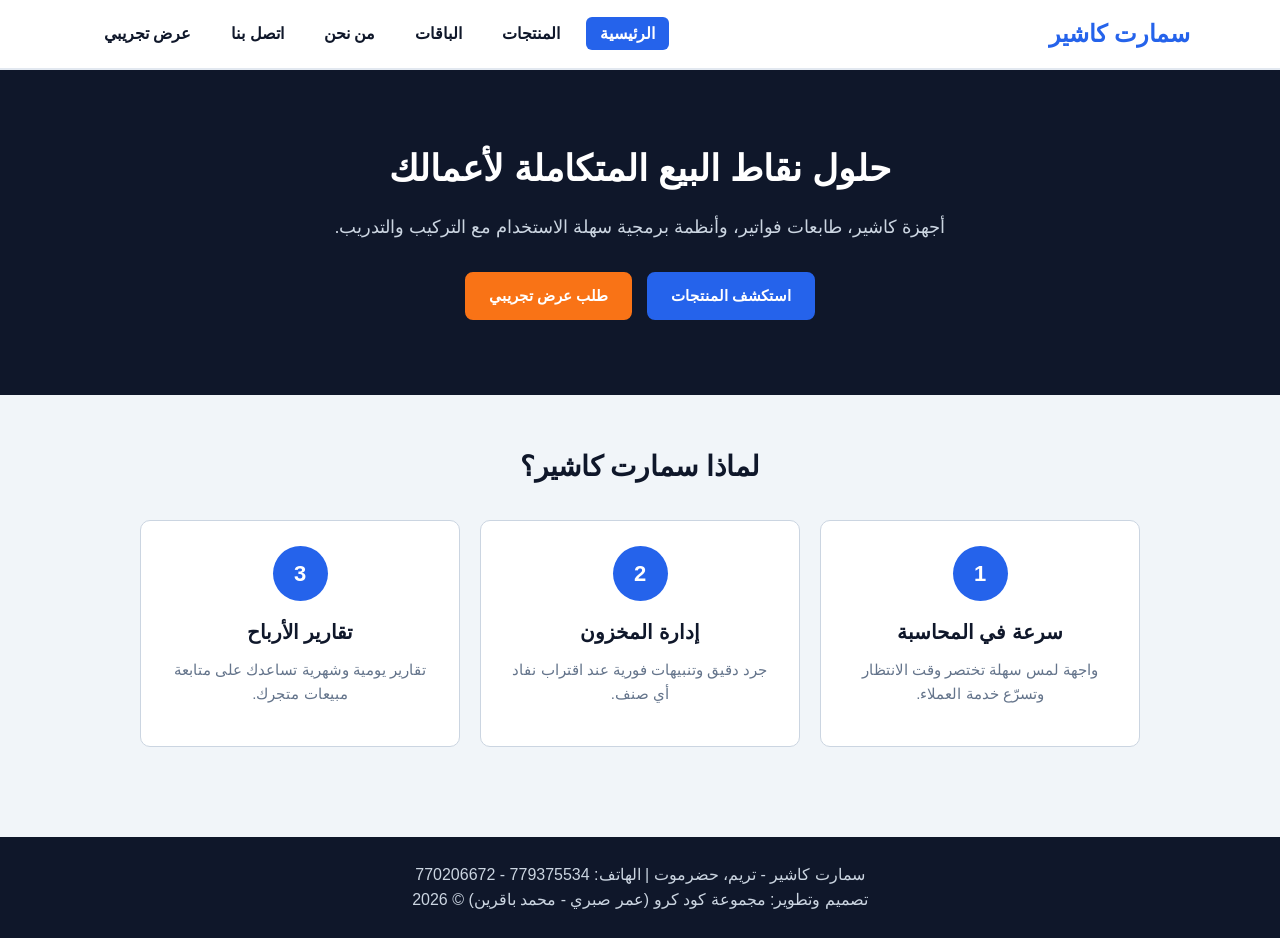
<file: index.html>
<!DOCTYPE html>
<html lang="ar" dir="rtl">
<head>
    <meta charset="UTF-8">
    <meta name="viewport" content="width=device-width, initial-scale=1.0">
    <title>سمارت كاشير | الرئيسية</title>
    <link rel="stylesheet" href="css/style.css">
</head>
<body>

    <header>
        <div class="container header-box">
            <a href="index.html" class="logo">سمارت كاشير</a>
            <nav>
                <ul>
                    <li><a href="index.html" class="active">الرئيسية</a></li>
                    <li><a href="products.html">المنتجات</a></li>
                    <li><a href="pricing.html">الباقات</a></li>
                    <li><a href="about.html">من نحن</a></li>
                    <li><a href="contact.html">اتصل بنا</a></li>
                    <li><a href="demo.html">عرض تجريبي</a></li>
                </ul>
            </nav>
        </div>
    </header>

    <main>
        <section class="hero">
            <div class="container">
                <h1>حلول نقاط البيع المتكاملة لأعمالك</h1>
                <p>أجهزة كاشير، طابعات فواتير، وأنظمة برمجية سهلة الاستخدام مع التركيب والتدريب.</p>
                <a href="products.html" class="btn">استكشف المنتجات</a>
                <a href="demo.html" class="btn btn-orange">طلب عرض تجريبي</a>
            </div>
        </section>

        <section class="section">
            <div class="container">
                <h2 class="section-title">لماذا سمارت كاشير؟</h2>
                <div class="row">
                    <div class="card">
                        <div class="circle">1</div>
                        <h3>سرعة في المحاسبة</h3>
                        <p>واجهة لمس سهلة تختصر وقت الانتظار وتسرّع خدمة العملاء.</p>
                    </div>
                    <div class="card">
                        <div class="circle">2</div>
                        <h3>إدارة المخزون</h3>
                        <p>جرد دقيق وتنبيهات فورية عند اقتراب نفاد أي صنف.</p>
                    </div>
                    <div class="card">
                        <div class="circle">3</div>
                        <h3>تقارير الأرباح</h3>
                        <p>تقارير يومية وشهرية تساعدك على متابعة مبيعات متجرك.</p>
                    </div>
                </div>
            </div>
        </section>
    </main>

    <footer>
        <div class="container">
            <p>سمارت كاشير - تريم، حضرموت | الهاتف: 779375534 - 770206672</p>
            <p>تصميم وتطوير: مجموعة كود كرو (عمر صبري - محمد باقرين) &copy; 2026</p>
        </div>
    </footer>

</body>
</html>
</file>
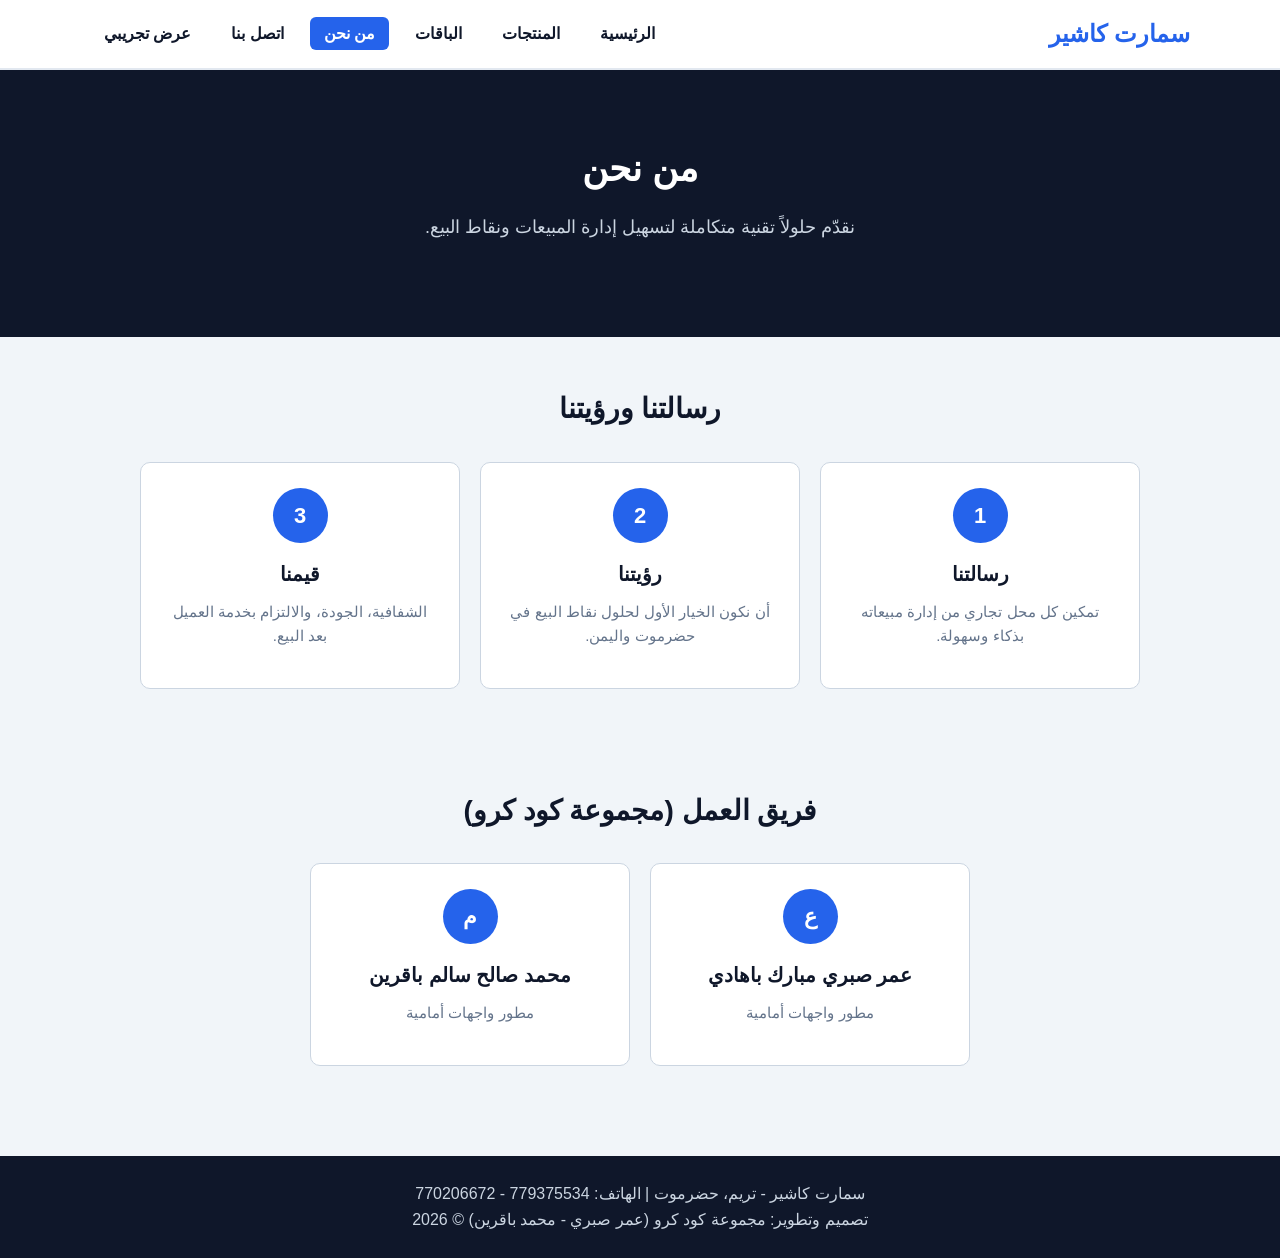
<file: about.html>
<!DOCTYPE html>
<html lang="ar" dir="rtl">
<head>
    <meta charset="UTF-8">
    <meta name="viewport" content="width=device-width, initial-scale=1.0">
    <title>سمارت كاشير | من نحن</title>
    <link rel="stylesheet" href="css/style.css">
</head>
<body>

    <header>
        <div class="container header-box">
            <a href="index.html" class="logo">سمارت كاشير</a>
            <nav>
                <ul>
                    <li><a href="index.html">الرئيسية</a></li>
                    <li><a href="products.html">المنتجات</a></li>
                    <li><a href="pricing.html">الباقات</a></li>
                    <li><a href="about.html" class="active">من نحن</a></li>
                    <li><a href="contact.html">اتصل بنا</a></li>
                    <li><a href="demo.html">عرض تجريبي</a></li>
                </ul>
            </nav>
        </div>
    </header>

    <main>
        <section class="hero">
            <div class="container">
                <h1>من نحن</h1>
                <p>نقدّم حلولاً تقنية متكاملة لتسهيل إدارة المبيعات ونقاط البيع.</p>
            </div>
        </section>

        <section class="section">
            <div class="container">
                <h2 class="section-title">رسالتنا ورؤيتنا</h2>
                <div class="row">
                    <div class="card">
                        <div class="circle">1</div>
                        <h3>رسالتنا</h3>
                        <p>تمكين كل محل تجاري من إدارة مبيعاته بذكاء وسهولة.</p>
                    </div>
                    <div class="card">
                        <div class="circle">2</div>
                        <h3>رؤيتنا</h3>
                        <p>أن نكون الخيار الأول لحلول نقاط البيع في حضرموت واليمن.</p>
                    </div>
                    <div class="card">
                        <div class="circle">3</div>
                        <h3>قيمنا</h3>
                        <p>الشفافية، الجودة، والالتزام بخدمة العميل بعد البيع.</p>
                    </div>
                </div>
            </div>
        </section>

        <section class="section">
            <div class="container">
                <h2 class="section-title">فريق العمل (مجموعة كود كرو)</h2>
                <div class="row">
                    <div class="card">
                        <div class="circle">ع</div>
                        <h3>عمر صبري مبارك باهادي</h3>
                        <p>مطور واجهات أمامية</p>
                    </div>
                    <div class="card">
                        <div class="circle">م</div>
                        <h3>محمد صالح سالم باقرين</h3>
                        <p>مطور واجهات أمامية</p>
                    </div>
                </div>
            </div>
        </section>
    </main>

    <footer>
        <div class="container">
            <p>سمارت كاشير - تريم، حضرموت | الهاتف: 779375534 - 770206672</p>
            <p>تصميم وتطوير: مجموعة كود كرو (عمر صبري - محمد باقرين) &copy; 2026</p>
        </div>
    </footer>

</body>
</html>
</file>
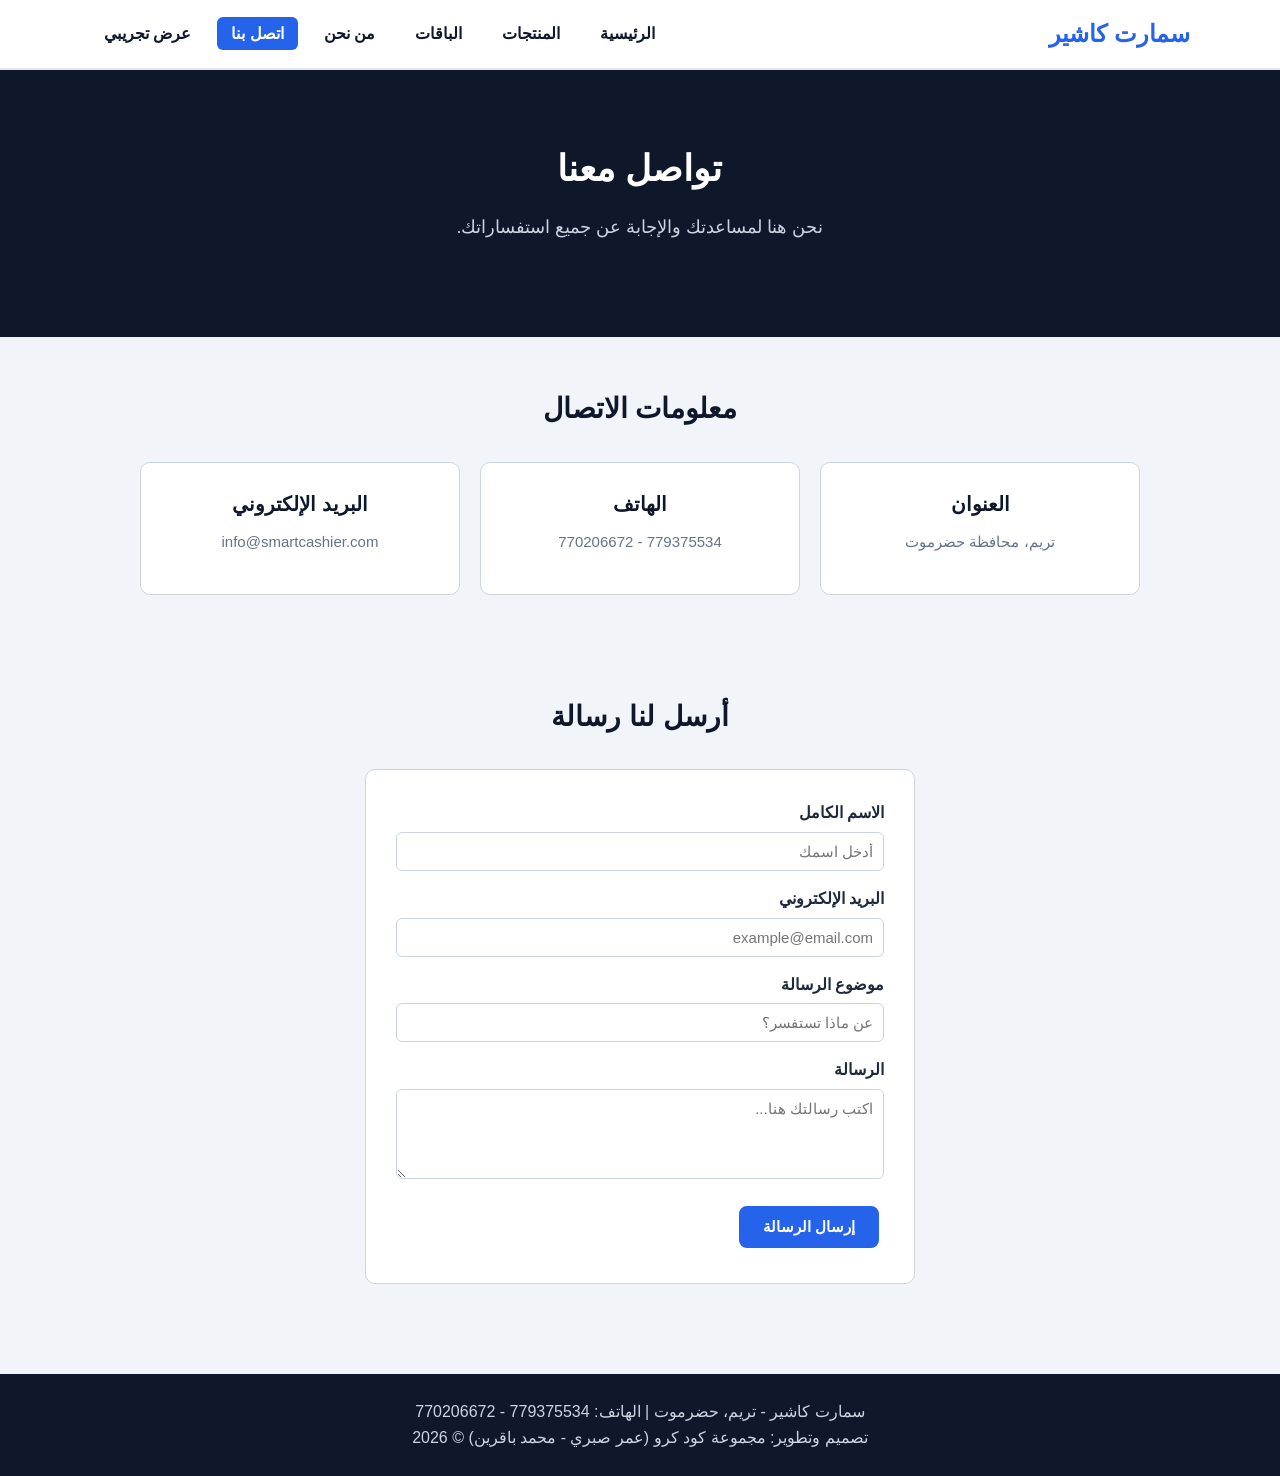
<file: contact.html>
<!DOCTYPE html>
<html lang="ar" dir="rtl">
<head>
    <meta charset="UTF-8">
    <meta name="viewport" content="width=device-width, initial-scale=1.0">
    <title>سمارت كاشير | اتصل بنا</title>
    <link rel="stylesheet" href="css/style.css">
</head>
<body>

    <header>
        <div class="container header-box">
            <a href="index.html" class="logo">سمارت كاشير</a>
            <nav>
                <ul>
                    <li><a href="index.html">الرئيسية</a></li>
                    <li><a href="products.html">المنتجات</a></li>
                    <li><a href="pricing.html">الباقات</a></li>
                    <li><a href="about.html">من نحن</a></li>
                    <li><a href="contact.html" class="active">اتصل بنا</a></li>
                    <li><a href="demo.html">عرض تجريبي</a></li>
                </ul>
            </nav>
        </div>
    </header>

    <main>
        <section class="hero">
            <div class="container">
                <h1>تواصل معنا</h1>
                <p>نحن هنا لمساعدتك والإجابة عن جميع استفساراتك.</p>
            </div>
        </section>

        <section class="section">
            <div class="container">
                <h2 class="section-title">معلومات الاتصال</h2>
                <div class="row">
                    <div class="card">
                        <h3>العنوان</h3>
                        <p>تريم، محافظة حضرموت</p>
                    </div>
                    <div class="card">
                        <h3>الهاتف</h3>
                        <p>779375534 - 770206672</p>
                    </div>
                    <div class="card">
                        <h3>البريد الإلكتروني</h3>
                        <p>info@smartcashier.com</p>
                    </div>
                </div>
            </div>
        </section>

        <section class="section">
            <div class="container">
                <h2 class="section-title">أرسل لنا رسالة</h2>
                <div class="form-box">
                    <form action="#" method="post">
                        <label for="name">الاسم الكامل</label>
                        <input type="text" id="name" name="name" placeholder="أدخل اسمك" required>

                        <label for="email">البريد الإلكتروني</label>
                        <input type="email" id="email" name="email" placeholder="example@email.com" required>

                        <label for="subject">موضوع الرسالة</label>
                        <input type="text" id="subject" name="subject" placeholder="عن ماذا تستفسر؟" required>

                        <label for="message">الرسالة</label>
                        <textarea id="message" name="message" rows="4" placeholder="اكتب رسالتك هنا..." required></textarea>

                        <button type="submit" class="btn">إرسال الرسالة</button>
                    </form>
                </div>
            </div>
        </section>
    </main>

    <footer>
        <div class="container">
            <p>سمارت كاشير - تريم، حضرموت | الهاتف: 779375534 - 770206672</p>
            <p>تصميم وتطوير: مجموعة كود كرو (عمر صبري - محمد باقرين) &copy; 2026</p>
        </div>
    </footer>

</body>
</html>
</file>
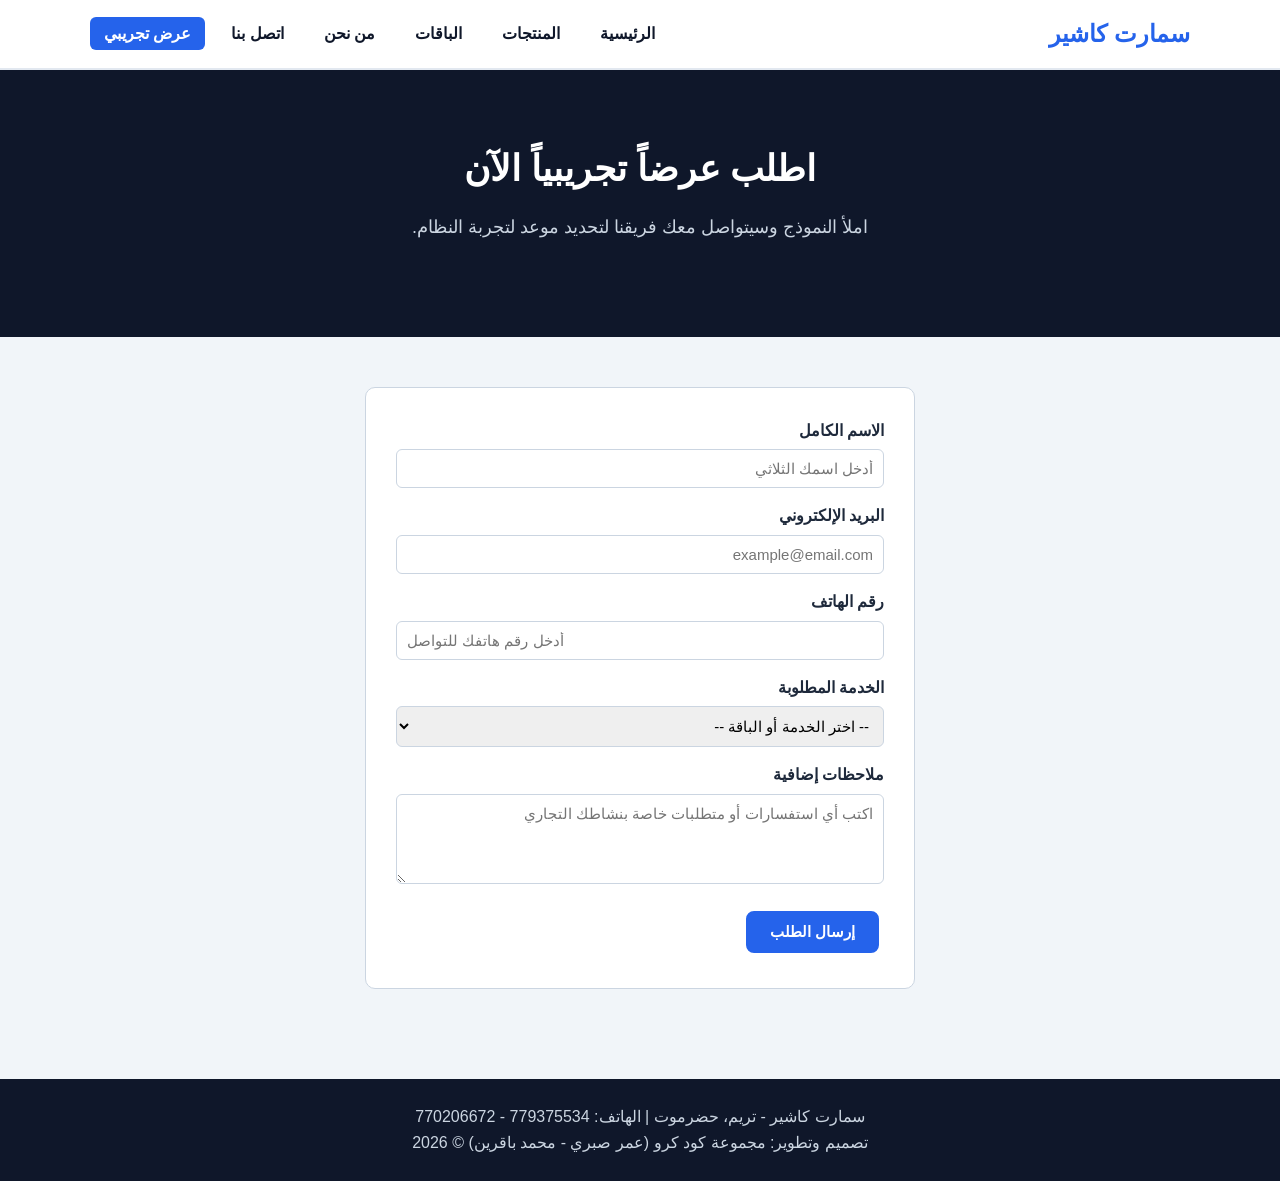
<file: demo.html>
<!DOCTYPE html>
<html lang="ar" dir="rtl">
<head>
    <meta charset="UTF-8">
    <meta name="viewport" content="width=device-width, initial-scale=1.0">
    <title>سمارت كاشير | عرض تجريبي</title>
    <link rel="stylesheet" href="css/style.css">
</head>
<body>

    <header>
        <div class="container header-box">
            <a href="index.html" class="logo">سمارت كاشير</a>
            <nav>
                <ul>
                    <li><a href="index.html">الرئيسية</a></li>
                    <li><a href="products.html">المنتجات</a></li>
                    <li><a href="pricing.html">الباقات</a></li>
                    <li><a href="about.html">من نحن</a></li>
                    <li><a href="contact.html">اتصل بنا</a></li>
                    <li><a href="demo.html" class="active">عرض تجريبي</a></li>
                </ul>
            </nav>
        </div>
    </header>

    <main>
        <section class="hero">
            <div class="container">
                <h1>اطلب عرضاً تجريبياً الآن</h1>
                <p>املأ النموذج وسيتواصل معك فريقنا لتحديد موعد لتجربة النظام.</p>
            </div>
        </section>

        <section class="section">
            <div class="container">
                <div class="form-box">
                    <form action="#" method="post">
                        <label for="name">الاسم الكامل</label>
                        <input type="text" id="name" name="name" placeholder="أدخل اسمك الثلاثي" required>

                        <label for="email">البريد الإلكتروني</label>
                        <input type="email" id="email" name="email" placeholder="example@email.com" required>

                        <label for="phone">رقم الهاتف</label>
                        <input type="tel" id="phone" name="phone" placeholder="أدخل رقم هاتفك للتواصل" required>

                        <label for="service">الخدمة المطلوبة</label>
                        <select id="service" name="service" required>
                            <option value="">-- اختر الخدمة أو الباقة --</option>
                            <option value="basic">الباقة الأساسية (99$)</option>
                            <option value="pro">الباقة الاحترافية (199$)</option>
                            <option value="enterprise">باقة الشركات (399$)</option>
                            <option value="hardware">أجهزة الكاشير وملحقاتها</option>
                        </select>

                        <label for="message">ملاحظات إضافية</label>
                        <textarea id="message" name="message" rows="4" placeholder="اكتب أي استفسارات أو متطلبات خاصة بنشاطك التجاري"></textarea>

                        <button type="submit" class="btn">إرسال الطلب</button>
                    </form>
                </div>
            </div>
        </section>
    </main>

    <footer>
        <div class="container">
            <p>سمارت كاشير - تريم، حضرموت | الهاتف: 779375534 - 770206672</p>
            <p>تصميم وتطوير: مجموعة كود كرو (عمر صبري - محمد باقرين) &copy; 2026</p>
        </div>
    </footer>

</body>
</html>
</file>
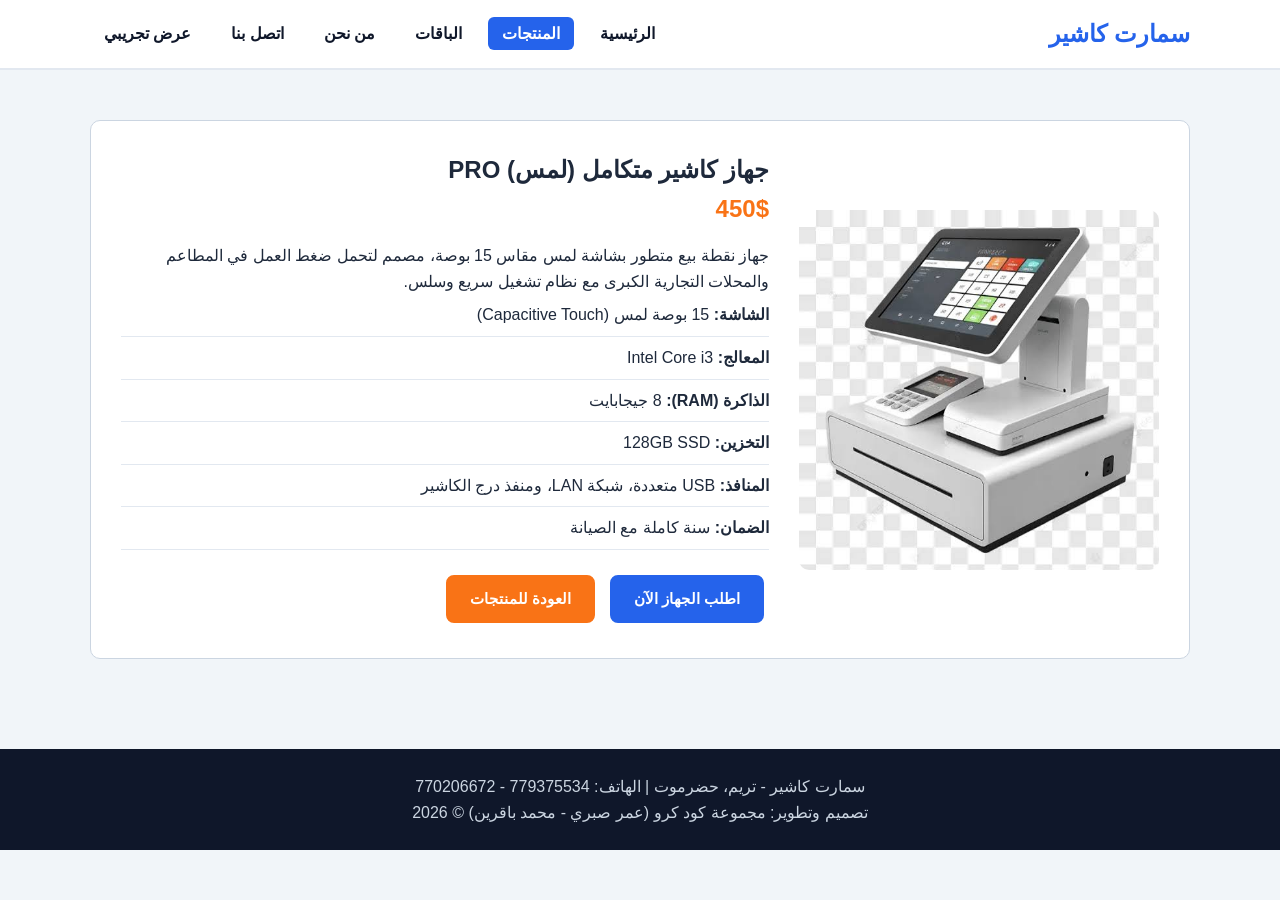
<file: details-pos.html>
<!DOCTYPE html>
<html lang="ar" dir="rtl">
<head>
    <meta charset="UTF-8">
    <meta name="viewport" content="width=device-width, initial-scale=1.0">
    <title>سمارت كاشير | تفاصيل جهاز الكاشير</title>
    <link rel="stylesheet" href="css/style.css">
</head>
<body>

    <header>
        <div class="container header-box">
            <a href="index.html" class="logo">سمارت كاشير</a>
            <nav>
                <ul>
                    <li><a href="index.html">الرئيسية</a></li>
                    <li><a href="products.html" class="active">المنتجات</a></li>
                    <li><a href="pricing.html">الباقات</a></li>
                    <li><a href="about.html">من نحن</a></li>
                    <li><a href="contact.html">اتصل بنا</a></li>
                    <li><a href="demo.html">عرض تجريبي</a></li>
                </ul>
            </nav>
        </div>
    </header>

    <main>
        <section class="section">
            <div class="container">
                <div class="details-box">
                    <img src="images/pos-machine.jpg" alt="جهاز كاشير متكامل PRO">
                    <div>
                        <h2>جهاز كاشير متكامل (لمس) PRO</h2>
                        <div class="price">450$</div>
                        <p>جهاز نقطة بيع متطور بشاشة لمس مقاس 15 بوصة، مصمم لتحمل ضغط العمل في المطاعم والمحلات التجارية الكبرى مع نظام تشغيل سريع وسلس.</p>
                        <ul class="list">
                            <li><strong>الشاشة:</strong> 15 بوصة لمس (Capacitive Touch)</li>
                            <li><strong>المعالج:</strong> Intel Core i3</li>
                            <li><strong>الذاكرة (RAM):</strong> 8 جيجابايت</li>
                            <li><strong>التخزين:</strong> 128GB SSD</li>
                            <li><strong>المنافذ:</strong> USB متعددة، شبكة LAN، ومنفذ درج الكاشير</li>
                            <li><strong>الضمان:</strong> سنة كاملة مع الصيانة</li>
                        </ul>
                        <a href="demo.html" class="btn">اطلب الجهاز الآن</a>
                        <a href="products.html" class="btn btn-orange">العودة للمنتجات</a>
                    </div>
                </div>
            </div>
        </section>
    </main>

    <footer>
        <div class="container">
            <p>سمارت كاشير - تريم، حضرموت | الهاتف: 779375534 - 770206672</p>
            <p>تصميم وتطوير: مجموعة كود كرو (عمر صبري - محمد باقرين) &copy; 2026</p>
        </div>
    </footer>

</body>
</html>
</file>
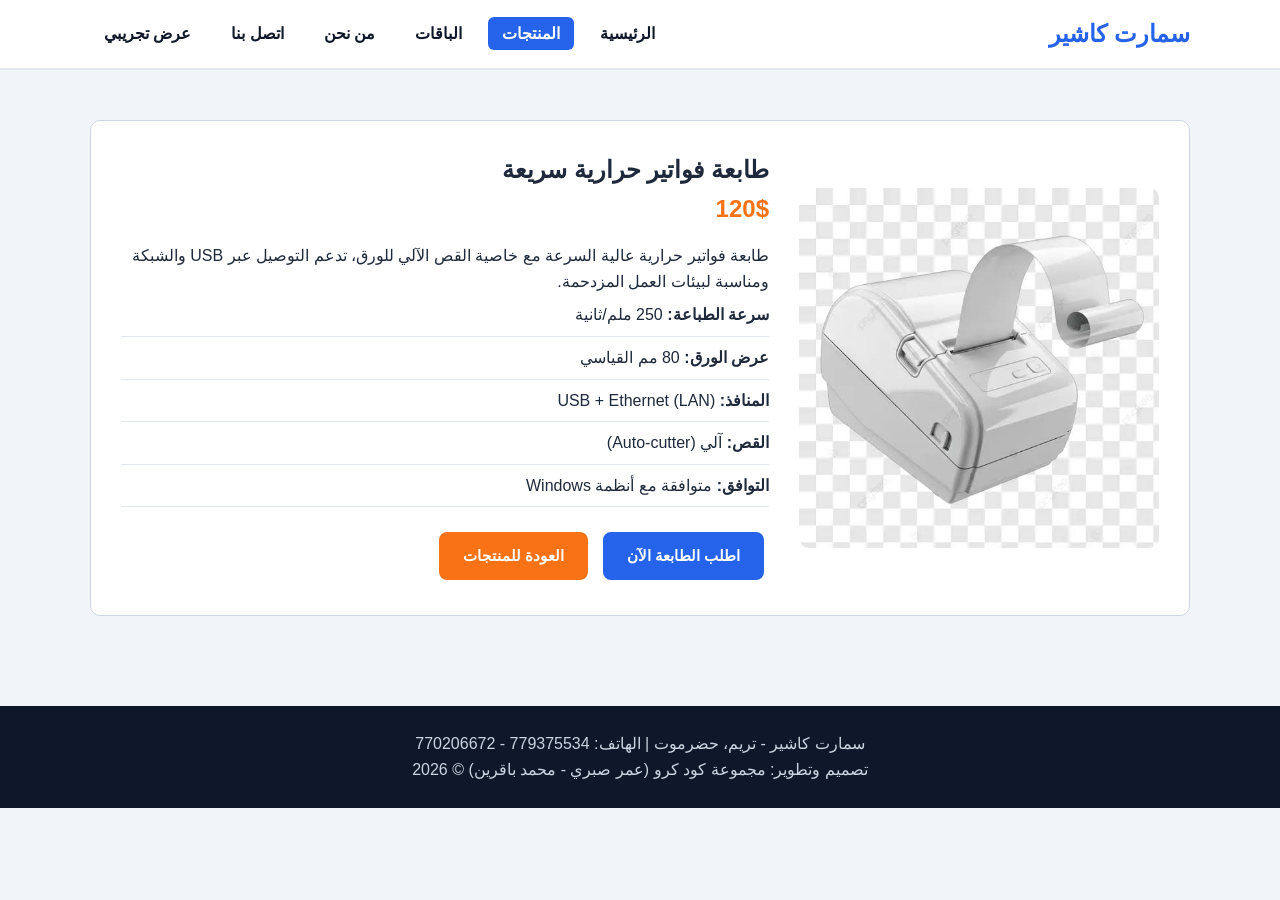
<file: details-printer.html>
<!DOCTYPE html>
<html lang="ar" dir="rtl">
<head>
    <meta charset="UTF-8">
    <meta name="viewport" content="width=device-width, initial-scale=1.0">
    <title>سمارت كاشير | تفاصيل طابعة الفواتير</title>
    <link rel="stylesheet" href="css/style.css">
</head>
<body>

    <header>
        <div class="container header-box">
            <a href="index.html" class="logo">سمارت كاشير</a>
            <nav>
                <ul>
                    <li><a href="index.html">الرئيسية</a></li>
                    <li><a href="products.html" class="active">المنتجات</a></li>
                    <li><a href="pricing.html">الباقات</a></li>
                    <li><a href="about.html">من نحن</a></li>
                    <li><a href="contact.html">اتصل بنا</a></li>
                    <li><a href="demo.html">عرض تجريبي</a></li>
                </ul>
            </nav>
        </div>
    </header>

    <main>
        <section class="section">
            <div class="container">
                <div class="details-box">
                    <img src="images/printer.jpg" alt="طابعة فواتير حرارية">
                    <div>
                        <h2>طابعة فواتير حرارية سريعة</h2>
                        <div class="price">120$</div>
                        <p>طابعة فواتير حرارية عالية السرعة مع خاصية القص الآلي للورق، تدعم التوصيل عبر USB والشبكة ومناسبة لبيئات العمل المزدحمة.</p>
                        <ul class="list">
                            <li><strong>سرعة الطباعة:</strong> 250 ملم/ثانية</li>
                            <li><strong>عرض الورق:</strong> 80 مم القياسي</li>
                            <li><strong>المنافذ:</strong> USB + Ethernet (LAN)</li>
                            <li><strong>القص:</strong> آلي (Auto-cutter)</li>
                            <li><strong>التوافق:</strong> متوافقة مع أنظمة Windows</li>
                        </ul>
                        <a href="demo.html" class="btn">اطلب الطابعة الآن</a>
                        <a href="products.html" class="btn btn-orange">العودة للمنتجات</a>
                    </div>
                </div>
            </div>
        </section>
    </main>

    <footer>
        <div class="container">
            <p>سمارت كاشير - تريم، حضرموت | الهاتف: 779375534 - 770206672</p>
            <p>تصميم وتطوير: مجموعة كود كرو (عمر صبري - محمد باقرين) &copy; 2026</p>
        </div>
    </footer>

</body>
</html>
</file>
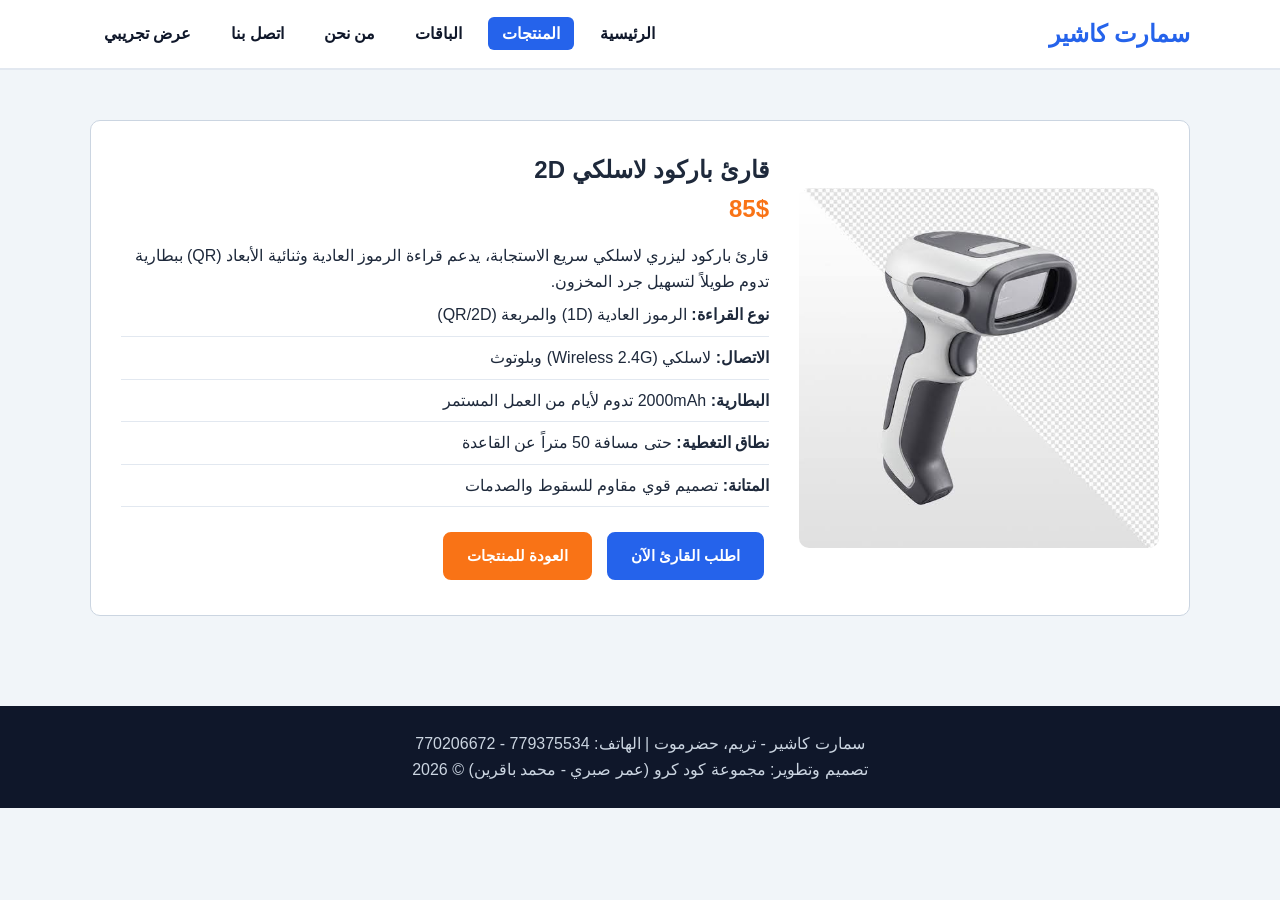
<file: details-scanner.html>
<!DOCTYPE html>
<html lang="ar" dir="rtl">
<head>
    <meta charset="UTF-8">
    <meta name="viewport" content="width=device-width, initial-scale=1.0">
    <title>سمارت كاشير | تفاصيل قارئ الباركود</title>
    <link rel="stylesheet" href="css/style.css">
</head>
<body>

    <header>
        <div class="container header-box">
            <a href="index.html" class="logo">سمارت كاشير</a>
            <nav>
                <ul>
                    <li><a href="index.html">الرئيسية</a></li>
                    <li><a href="products.html" class="active">المنتجات</a></li>
                    <li><a href="pricing.html">الباقات</a></li>
                    <li><a href="about.html">من نحن</a></li>
                    <li><a href="contact.html">اتصل بنا</a></li>
                    <li><a href="demo.html">عرض تجريبي</a></li>
                </ul>
            </nav>
        </div>
    </header>

    <main>
        <section class="section">
            <div class="container">
                <div class="details-box">
                    <img src="images/barcode-scanner.jpg" alt="قارئ باركود لاسلكي">
                    <div>
                        <h2>قارئ باركود لاسلكي 2D</h2>
                        <div class="price">85$</div>
                        <p>قارئ باركود ليزري لاسلكي سريع الاستجابة، يدعم قراءة الرموز العادية وثنائية الأبعاد (QR) ببطارية تدوم طويلاً لتسهيل جرد المخزون.</p>
                        <ul class="list">
                            <li><strong>نوع القراءة:</strong> الرموز العادية (1D) والمربعة (QR/2D)</li>
                            <li><strong>الاتصال:</strong> لاسلكي (Wireless 2.4G) وبلوتوث</li>
                            <li><strong>البطارية:</strong> 2000mAh تدوم لأيام من العمل المستمر</li>
                            <li><strong>نطاق التغطية:</strong> حتى مسافة 50 متراً عن القاعدة</li>
                            <li><strong>المتانة:</strong> تصميم قوي مقاوم للسقوط والصدمات</li>
                        </ul>
                        <a href="demo.html" class="btn">اطلب القارئ الآن</a>
                        <a href="products.html" class="btn btn-orange">العودة للمنتجات</a>
                    </div>
                </div>
            </div>
        </section>
    </main>

    <footer>
        <div class="container">
            <p>سمارت كاشير - تريم، حضرموت | الهاتف: 779375534 - 770206672</p>
            <p>تصميم وتطوير: مجموعة كود كرو (عمر صبري - محمد باقرين) &copy; 2026</p>
        </div>
    </footer>

</body>
</html>
</file>
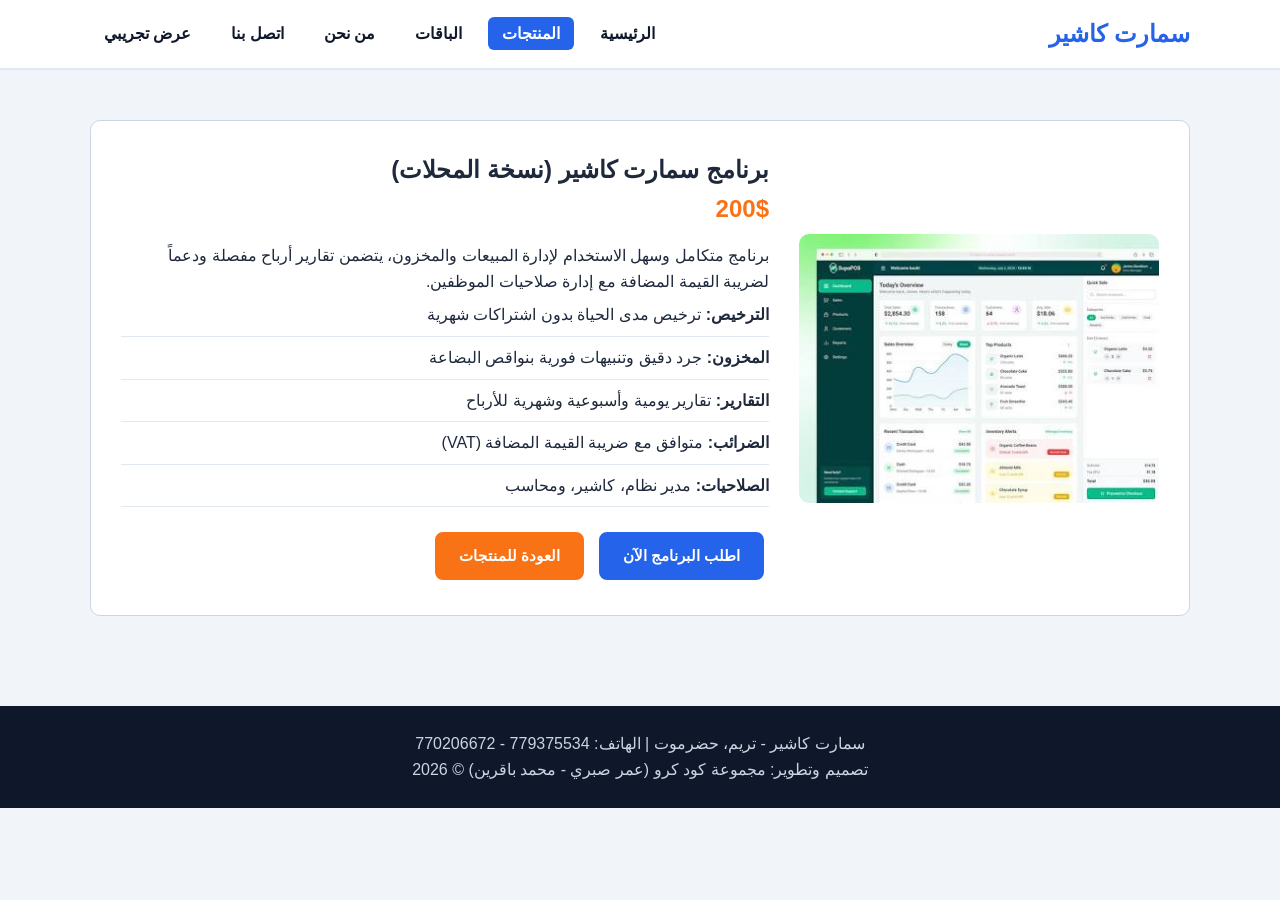
<file: details-software.html>
<!DOCTYPE html>
<html lang="ar" dir="rtl">
<head>
    <meta charset="UTF-8">
    <meta name="viewport" content="width=device-width, initial-scale=1.0">
    <title>سمارت كاشير | تفاصيل البرنامج</title>
    <link rel="stylesheet" href="css/style.css">
</head>
<body>

    <header>
        <div class="container header-box">
            <a href="index.html" class="logo">سمارت كاشير</a>
            <nav>
                <ul>
                    <li><a href="index.html">الرئيسية</a></li>
                    <li><a href="products.html" class="active">المنتجات</a></li>
                    <li><a href="pricing.html">الباقات</a></li>
                    <li><a href="about.html">من نحن</a></li>
                    <li><a href="contact.html">اتصل بنا</a></li>
                    <li><a href="demo.html">عرض تجريبي</a></li>
                </ul>
            </nav>
        </div>
    </header>

    <main>
        <section class="section">
            <div class="container">
                <div class="details-box">
                    <img src="images/pos-software.jpg" alt="برنامج سمارت كاشير">
                    <div>
                        <h2>برنامج سمارت كاشير (نسخة المحلات)</h2>
                        <div class="price">200$</div>
                        <p>برنامج متكامل وسهل الاستخدام لإدارة المبيعات والمخزون، يتضمن تقارير أرباح مفصلة ودعماً لضريبة القيمة المضافة مع إدارة صلاحيات الموظفين.</p>
                        <ul class="list">
                            <li><strong>الترخيص:</strong> ترخيص مدى الحياة بدون اشتراكات شهرية</li>
                            <li><strong>المخزون:</strong> جرد دقيق وتنبيهات فورية بنواقص البضاعة</li>
                            <li><strong>التقارير:</strong> تقارير يومية وأسبوعية وشهرية للأرباح</li>
                            <li><strong>الضرائب:</strong> متوافق مع ضريبة القيمة المضافة (VAT)</li>
                            <li><strong>الصلاحيات:</strong> مدير نظام، كاشير، ومحاسب</li>
                        </ul>
                        <a href="demo.html" class="btn">اطلب البرنامج الآن</a>
                        <a href="products.html" class="btn btn-orange">العودة للمنتجات</a>
                    </div>
                </div>
            </div>
        </section>
    </main>

    <footer>
        <div class="container">
            <p>سمارت كاشير - تريم، حضرموت | الهاتف: 779375534 - 770206672</p>
            <p>تصميم وتطوير: مجموعة كود كرو (عمر صبري - محمد باقرين) &copy; 2026</p>
        </div>
    </footer>

</body>
</html>
</file>
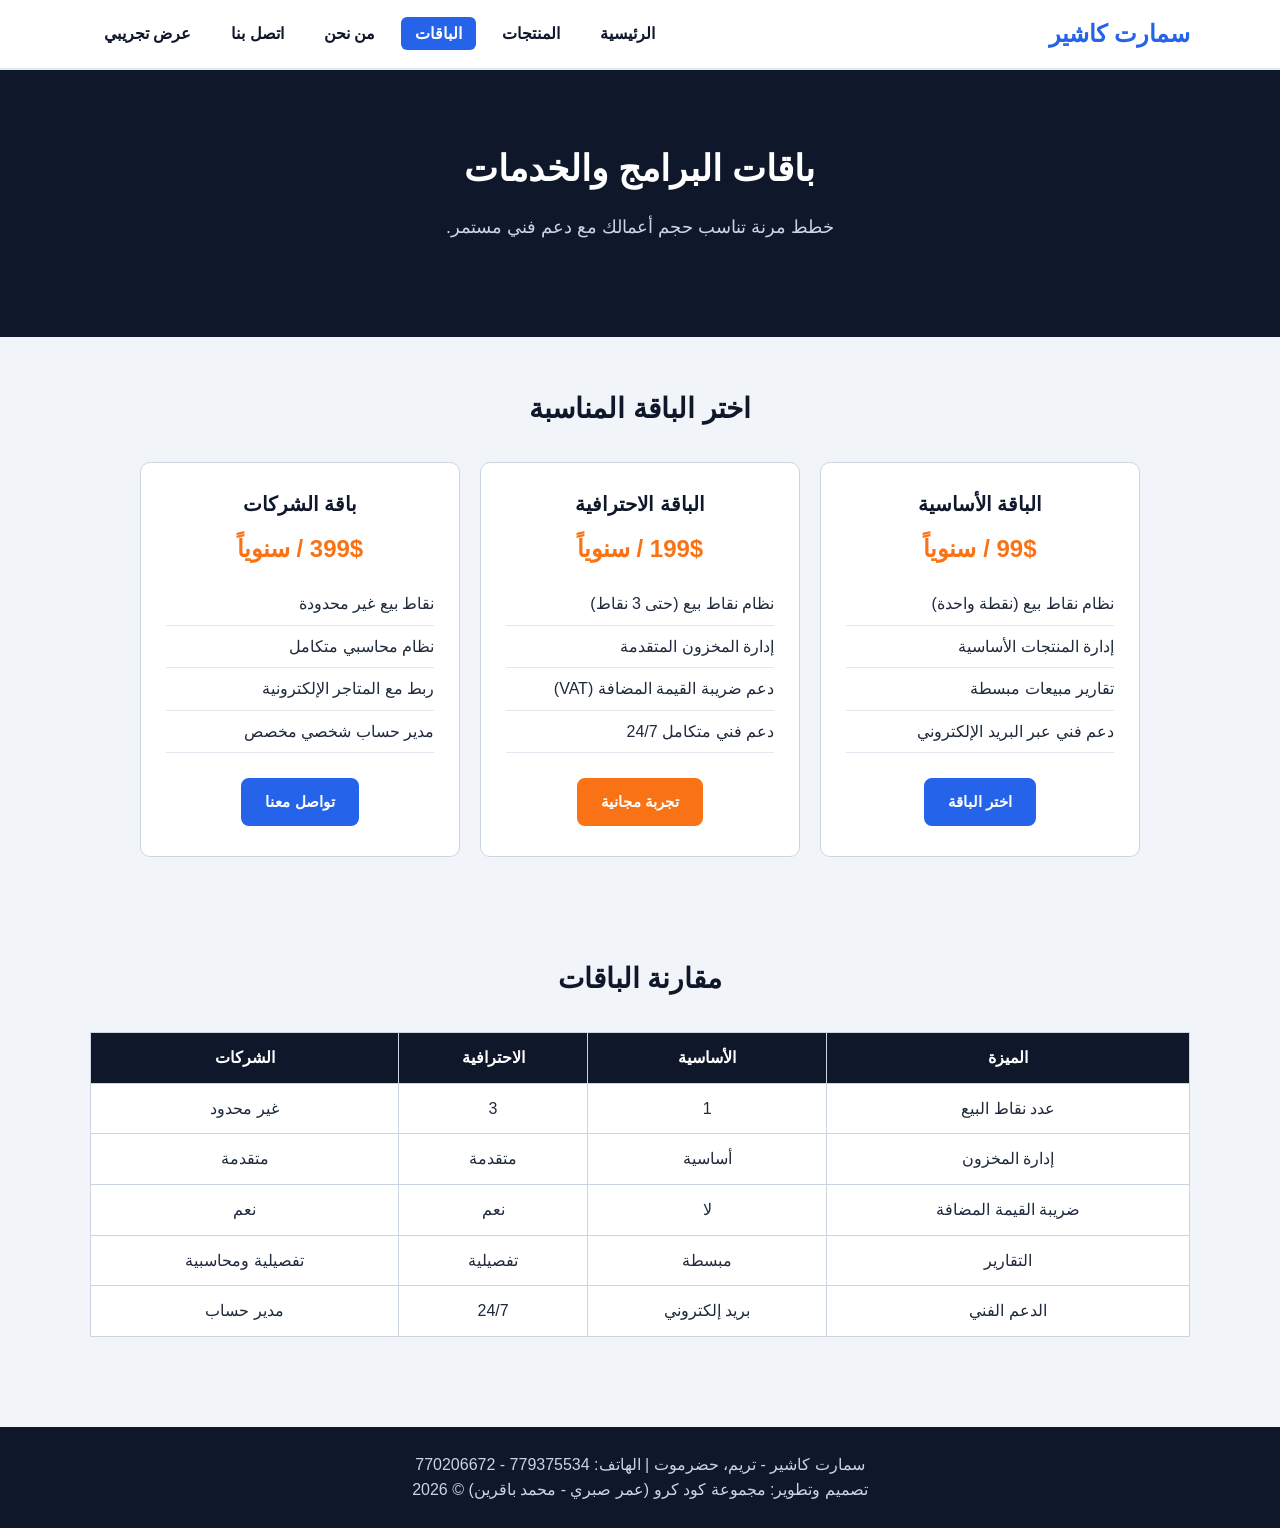
<file: pricing.html>
<!DOCTYPE html>
<html lang="ar" dir="rtl">
<head>
    <meta charset="UTF-8">
    <meta name="viewport" content="width=device-width, initial-scale=1.0">
    <title>سمارت كاشير | الباقات</title>
    <link rel="stylesheet" href="css/style.css">
</head>
<body>

    <header>
        <div class="container header-box">
            <a href="index.html" class="logo">سمارت كاشير</a>
            <nav>
                <ul>
                    <li><a href="index.html">الرئيسية</a></li>
                    <li><a href="products.html">المنتجات</a></li>
                    <li><a href="pricing.html" class="active">الباقات</a></li>
                    <li><a href="about.html">من نحن</a></li>
                    <li><a href="contact.html">اتصل بنا</a></li>
                    <li><a href="demo.html">عرض تجريبي</a></li>
                </ul>
            </nav>
        </div>
    </header>

    <main>
        <section class="hero">
            <div class="container">
                <h1>باقات البرامج والخدمات</h1>
                <p>خطط مرنة تناسب حجم أعمالك مع دعم فني مستمر.</p>
            </div>
        </section>

        <section class="section">
            <div class="container">
                <h2 class="section-title">اختر الباقة المناسبة</h2>
                <div class="row">
                    <div class="card">
                        <h3>الباقة الأساسية</h3>
                        <div class="price">99$ / سنوياً</div>
                        <ul class="list">
                            <li>نظام نقاط بيع (نقطة واحدة)</li>
                            <li>إدارة المنتجات الأساسية</li>
                            <li>تقارير مبيعات مبسطة</li>
                            <li>دعم فني عبر البريد الإلكتروني</li>
                        </ul>
                        <a href="demo.html" class="btn">اختر الباقة</a>
                    </div>

                    <div class="card">
                        <h3>الباقة الاحترافية</h3>
                        <div class="price">199$ / سنوياً</div>
                        <ul class="list">
                            <li>نظام نقاط بيع (حتى 3 نقاط)</li>
                            <li>إدارة المخزون المتقدمة</li>
                            <li>دعم ضريبة القيمة المضافة (VAT)</li>
                            <li>دعم فني متكامل 24/7</li>
                        </ul>
                        <a href="demo.html" class="btn btn-orange">تجربة مجانية</a>
                    </div>

                    <div class="card">
                        <h3>باقة الشركات</h3>
                        <div class="price">399$ / سنوياً</div>
                        <ul class="list">
                            <li>نقاط بيع غير محدودة</li>
                            <li>نظام محاسبي متكامل</li>
                            <li>ربط مع المتاجر الإلكترونية</li>
                            <li>مدير حساب شخصي مخصص</li>
                        </ul>
                        <a href="contact.html" class="btn">تواصل معنا</a>
                    </div>
                </div>
            </div>
        </section>

        <section class="section">
            <div class="container">
                <h2 class="section-title">مقارنة الباقات</h2>
                <table>
                    <thead>
                        <tr>
                            <th>الميزة</th>
                            <th>الأساسية</th>
                            <th>الاحترافية</th>
                            <th>الشركات</th>
                        </tr>
                    </thead>
                    <tbody>
                        <tr>
                            <td>عدد نقاط البيع</td>
                            <td>1</td>
                            <td>3</td>
                            <td>غير محدود</td>
                        </tr>
                        <tr>
                            <td>إدارة المخزون</td>
                            <td>أساسية</td>
                            <td>متقدمة</td>
                            <td>متقدمة</td>
                        </tr>
                        <tr>
                            <td>ضريبة القيمة المضافة</td>
                            <td>لا</td>
                            <td>نعم</td>
                            <td>نعم</td>
                        </tr>
                        <tr>
                            <td>التقارير</td>
                            <td>مبسطة</td>
                            <td>تفصيلية</td>
                            <td>تفصيلية ومحاسبية</td>
                        </tr>
                        <tr>
                            <td>الدعم الفني</td>
                            <td>بريد إلكتروني</td>
                            <td>24/7</td>
                            <td>مدير حساب</td>
                        </tr>
                    </tbody>
                </table>
            </div>
        </section>
    </main>

    <footer>
        <div class="container">
            <p>سمارت كاشير - تريم، حضرموت | الهاتف: 779375534 - 770206672</p>
            <p>تصميم وتطوير: مجموعة كود كرو (عمر صبري - محمد باقرين) &copy; 2026</p>
        </div>
    </footer>

</body>
</html>
</file>
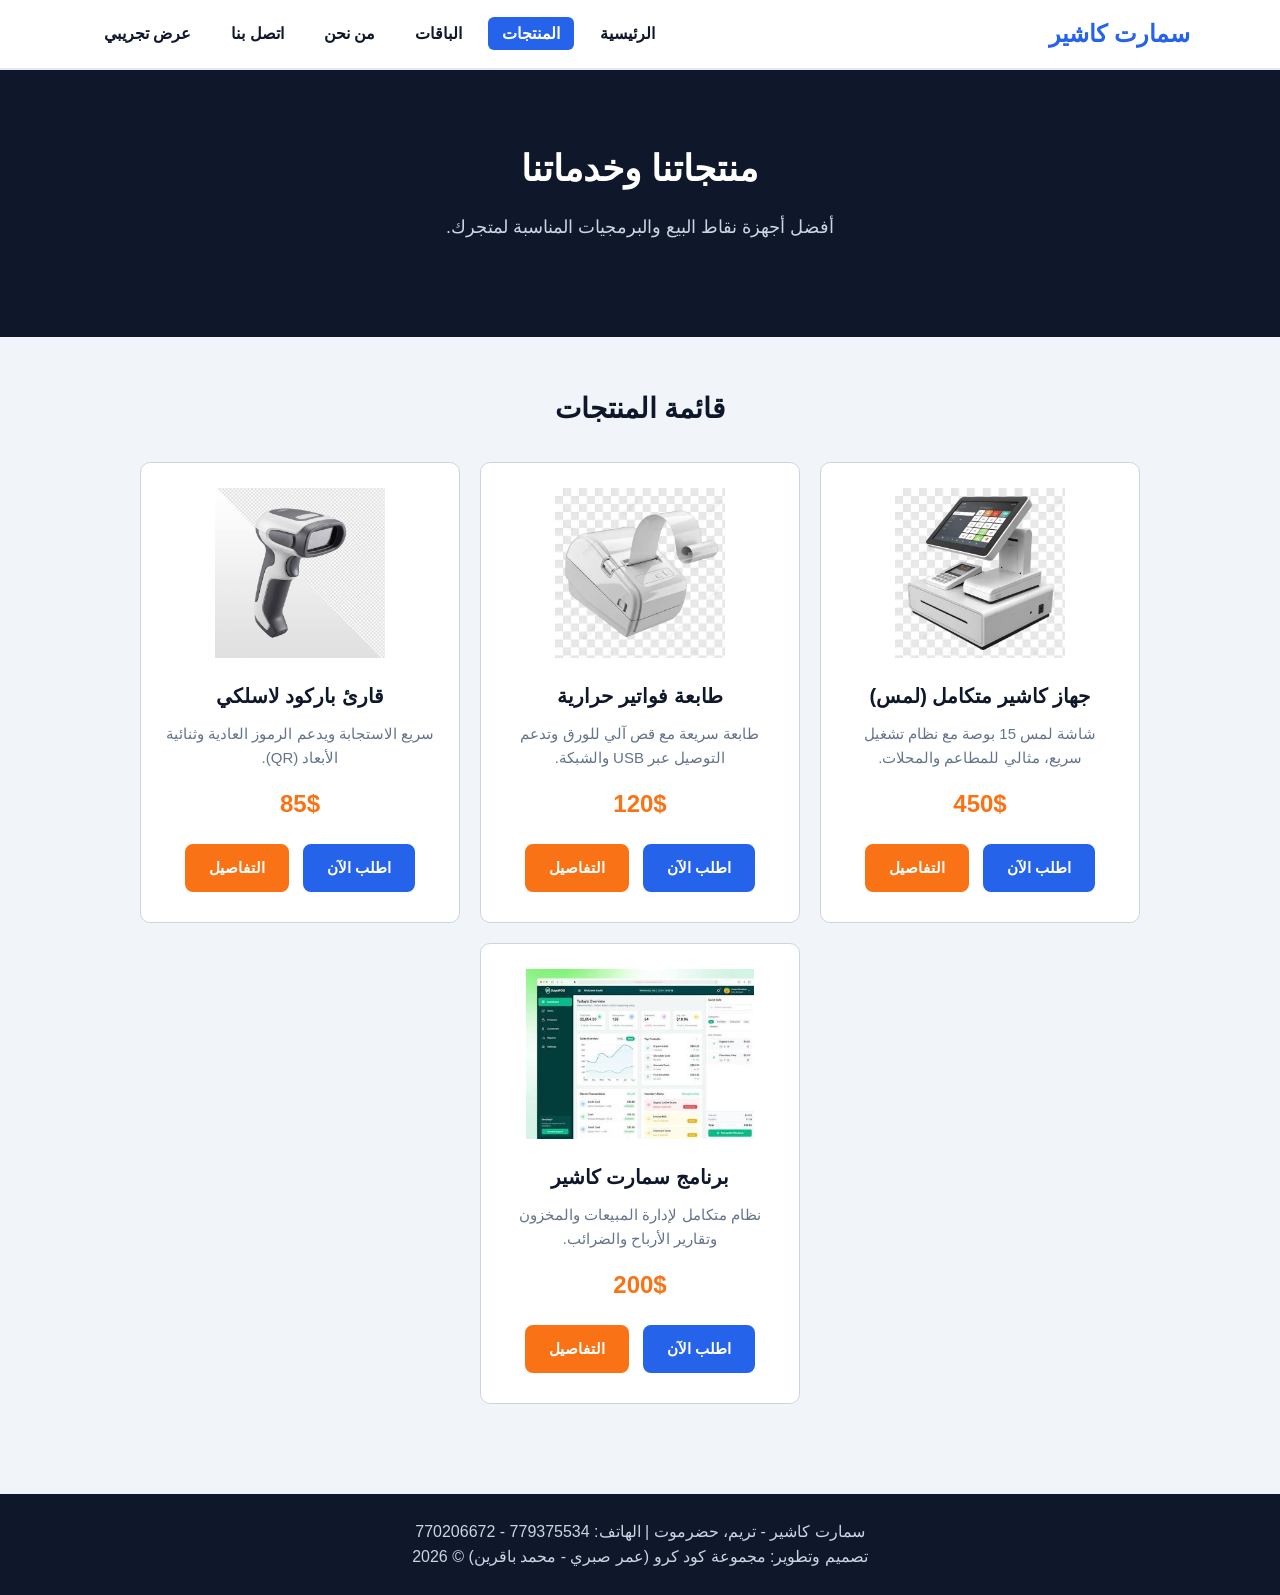
<file: products.html>
<!DOCTYPE html>
<html lang="ar" dir="rtl">
<head>
    <meta charset="UTF-8">
    <meta name="viewport" content="width=device-width, initial-scale=1.0">
    <title>سمارت كاشير | المنتجات</title>
    <link rel="stylesheet" href="css/style.css">
</head>
<body>

    <header>
        <div class="container header-box">
            <a href="index.html" class="logo">سمارت كاشير</a>
            <nav>
                <ul>
                    <li><a href="index.html">الرئيسية</a></li>
                    <li><a href="products.html" class="active">المنتجات</a></li>
                    <li><a href="pricing.html">الباقات</a></li>
                    <li><a href="about.html">من نحن</a></li>
                    <li><a href="contact.html">اتصل بنا</a></li>
                    <li><a href="demo.html">عرض تجريبي</a></li>
                </ul>
            </nav>
        </div>
    </header>

    <main>
        <section class="hero">
            <div class="container">
                <h1>منتجاتنا وخدماتنا</h1>
                <p>أفضل أجهزة نقاط البيع والبرمجيات المناسبة لمتجرك.</p>
            </div>
        </section>

        <section class="section">
            <div class="container">
                <h2 class="section-title">قائمة المنتجات</h2>
                <div class="row">
                    <div class="card">
                        <img src="images/pos-machine.jpg" alt="جهاز كاشير لمس">
                        <h3>جهاز كاشير متكامل (لمس)</h3>
                        <p>شاشة لمس 15 بوصة مع نظام تشغيل سريع، مثالي للمطاعم والمحلات.</p>
                        <div class="price">450$</div>
                        <a href="demo.html" class="btn">اطلب الآن</a>
                        <a href="details-pos.html" class="btn btn-orange">التفاصيل</a>
                    </div>

                    <div class="card">
                        <img src="images/printer.jpg" alt="طابعة فواتير حرارية">
                        <h3>طابعة فواتير حرارية</h3>
                        <p>طابعة سريعة مع قص آلي للورق وتدعم التوصيل عبر USB والشبكة.</p>
                        <div class="price">120$</div>
                        <a href="demo.html" class="btn">اطلب الآن</a>
                        <a href="details-printer.html" class="btn btn-orange">التفاصيل</a>
                    </div>

                    <div class="card">
                        <img src="images/barcode-scanner.jpg" alt="قارئ باركود لاسلكي">
                        <h3>قارئ باركود لاسلكي</h3>
                        <p>سريع الاستجابة ويدعم الرموز العادية وثنائية الأبعاد (QR).</p>
                        <div class="price">85$</div>
                        <a href="demo.html" class="btn">اطلب الآن</a>
                        <a href="details-scanner.html" class="btn btn-orange">التفاصيل</a>
                    </div>

                    <div class="card">
                        <img src="images/pos-software.jpg" alt="برنامج سمارت كاشير">
                        <h3>برنامج سمارت كاشير</h3>
                        <p>نظام متكامل لإدارة المبيعات والمخزون وتقارير الأرباح والضرائب.</p>
                        <div class="price">200$</div>
                        <a href="demo.html" class="btn">اطلب الآن</a>
                        <a href="details-software.html" class="btn btn-orange">التفاصيل</a>
                    </div>
                </div>
            </div>
        </section>
    </main>

    <footer>
        <div class="container">
            <p>سمارت كاشير - تريم، حضرموت | الهاتف: 779375534 - 770206672</p>
            <p>تصميم وتطوير: مجموعة كود كرو (عمر صبري - محمد باقرين) &copy; 2026</p>
        </div>
    </footer>

</body>
</html>
</file>
<file: css/style.css>
* {
    margin: 0;
    padding: 0;
    box-sizing: border-box;
}

body {
    font-family: Tahoma, Arial, sans-serif;
    background-color: #f1f5f9;
    color: #1e293b;
    line-height: 1.6;
}

a {
    text-decoration: none;
    color: inherit;
}

.container {
    width: 1100px;
    margin: 0 auto;
}

header {
    background-color: #ffffff;
    border-bottom: 2px solid #e2e8f0;
    padding: 15px 0;
    position: sticky;
    top: 0;
    z-index: 100;
}

.header-box {
    display: flex;
    flex-direction: row;
    justify-content: space-between;
    align-items: center;
}

.logo {
    font-size: 24px;
    font-weight: bold;
    color: #2563eb;
}

nav ul {
    list-style: none;
    display: flex;
    flex-direction: row;
    gap: 12px;
}

nav a {
    padding: 8px 14px;
    border-radius: 6px;
    font-weight: bold;
    color: #0f172a;
}

nav a:hover,
nav a.active {
    background-color: #2563eb;
    color: #ffffff;
}

.hero {
    background-color: #0f172a;
    color: #ffffff;
    text-align: center;
    padding: 70px 20px;
}

.hero h1 {
    font-size: 36px;
    margin-bottom: 15px;
}

.hero p {
    font-size: 18px;
    color: #cbd5e1;
    margin-bottom: 25px;
}

.btn {
    display: inline-block;
    padding: 10px 22px;
    margin: 5px;
    background-color: #2563eb;
    color: #ffffff;
    border-radius: 8px;
    font-weight: bold;
    border: 2px solid #2563eb;
    cursor: pointer;
    font-size: 15px;
}

.btn:hover {
    background-color: #1d4ed8;
}

.btn-orange {
    background-color: #f97316;
    border-color: #f97316;
}

.btn-orange:hover {
    background-color: #ea580c;
}

.section {
    padding: 50px 0;
}

.section-title {
    text-align: center;
    font-size: 28px;
    color: #0f172a;
    margin-bottom: 30px;
}

.row {
    display: flex;
    flex-direction: row;
    justify-content: center;
    flex-wrap: wrap;
    gap: 20px;
}

.card {
    width: 320px;
    background-color: #ffffff;
    border: 1px solid #cbd5e1;
    border-radius: 10px;
    padding: 25px;
    text-align: center;
}

.card img {
    width: 100%;
    height: 170px;
    object-fit: contain;
    margin-bottom: 15px;
    border-radius: 8px;
}

.card h3 {
    color: #0f172a;
    margin-bottom: 10px;
    font-size: 20px;
}

.card p {
    color: #64748b;
    margin-bottom: 15px;
    font-size: 15px;
}

.circle {
    width: 55px;
    height: 55px;
    background-color: #2563eb;
    color: #ffffff;
    border-radius: 50%;
    font-size: 22px;
    font-weight: bold;
    line-height: 55px;
    margin: 0 auto 15px auto;
}

.price {
    font-size: 24px;
    font-weight: bold;
    color: #f97316;
    margin-bottom: 15px;
}

.list {
    list-style: none;
    margin-bottom: 20px;
    text-align: right;
}

.list li {
    padding: 8px 0;
    border-bottom: 1px solid #e2e8f0;
}

table {
    width: 100%;
    border-collapse: collapse;
    background-color: #ffffff;
    margin-top: 30px;
}

th,
td {
    border: 1px solid #cbd5e1;
    padding: 12px;
    text-align: center;
}

th {
    background-color: #0f172a;
    color: #ffffff;
}

.form-box {
    width: 550px;
    margin: 0 auto;
    background-color: #ffffff;
    border: 1px solid #cbd5e1;
    border-radius: 10px;
    padding: 30px;
}

.form-box label {
    display: block;
    font-weight: bold;
    margin-bottom: 6px;
}

.form-box input,
.form-box select,
.form-box textarea {
    width: 100%;
    padding: 10px;
    margin-bottom: 15px;
    border: 1px solid #cbd5e1;
    border-radius: 6px;
    font-family: inherit;
    font-size: 15px;
}

.details-box {
    background-color: #ffffff;
    border: 1px solid #cbd5e1;
    border-radius: 10px;
    padding: 30px;
    display: flex;
    flex-direction: row;
    gap: 30px;
    align-items: center;
}

.details-box img {
    width: 360px;
    border-radius: 10px;
}

footer {
    background-color: #0f172a;
    color: #cbd5e1;
    text-align: center;
    padding: 25px 0;
    margin-top: 40px;
}
</file>
